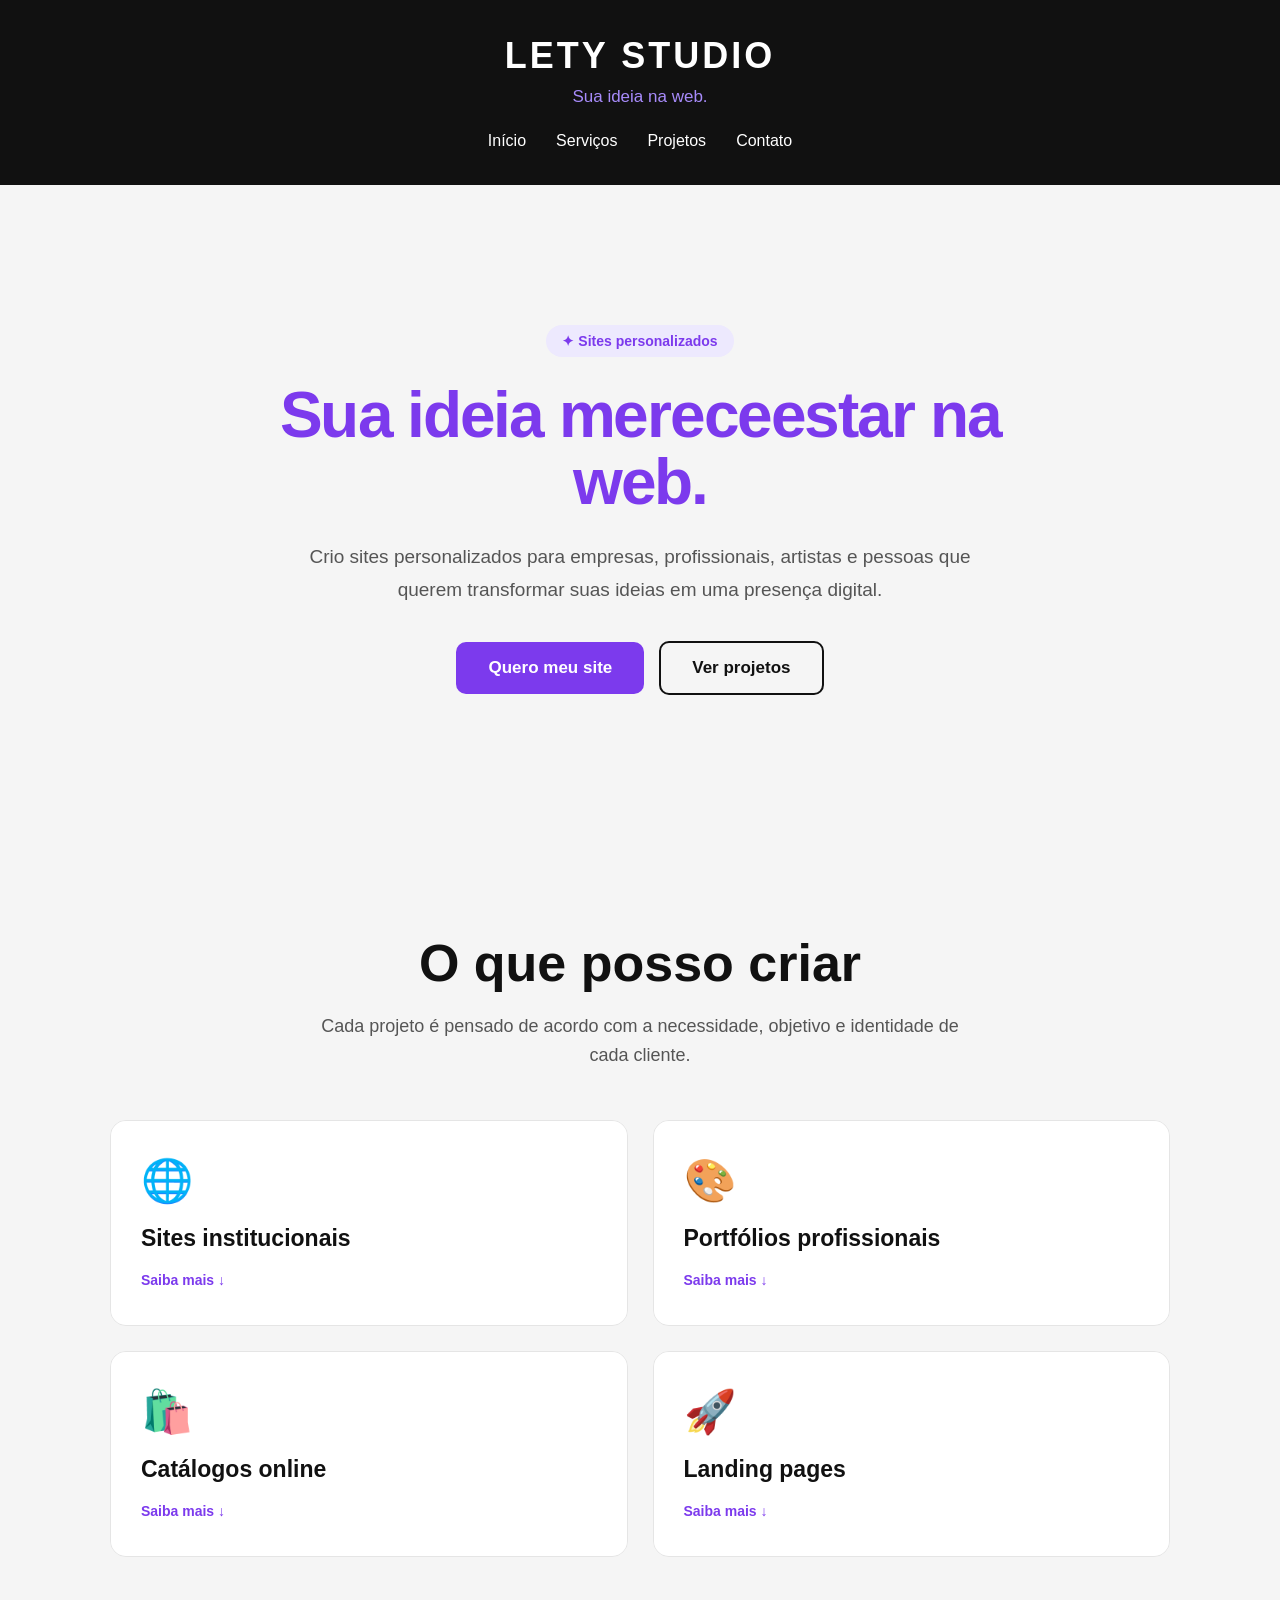
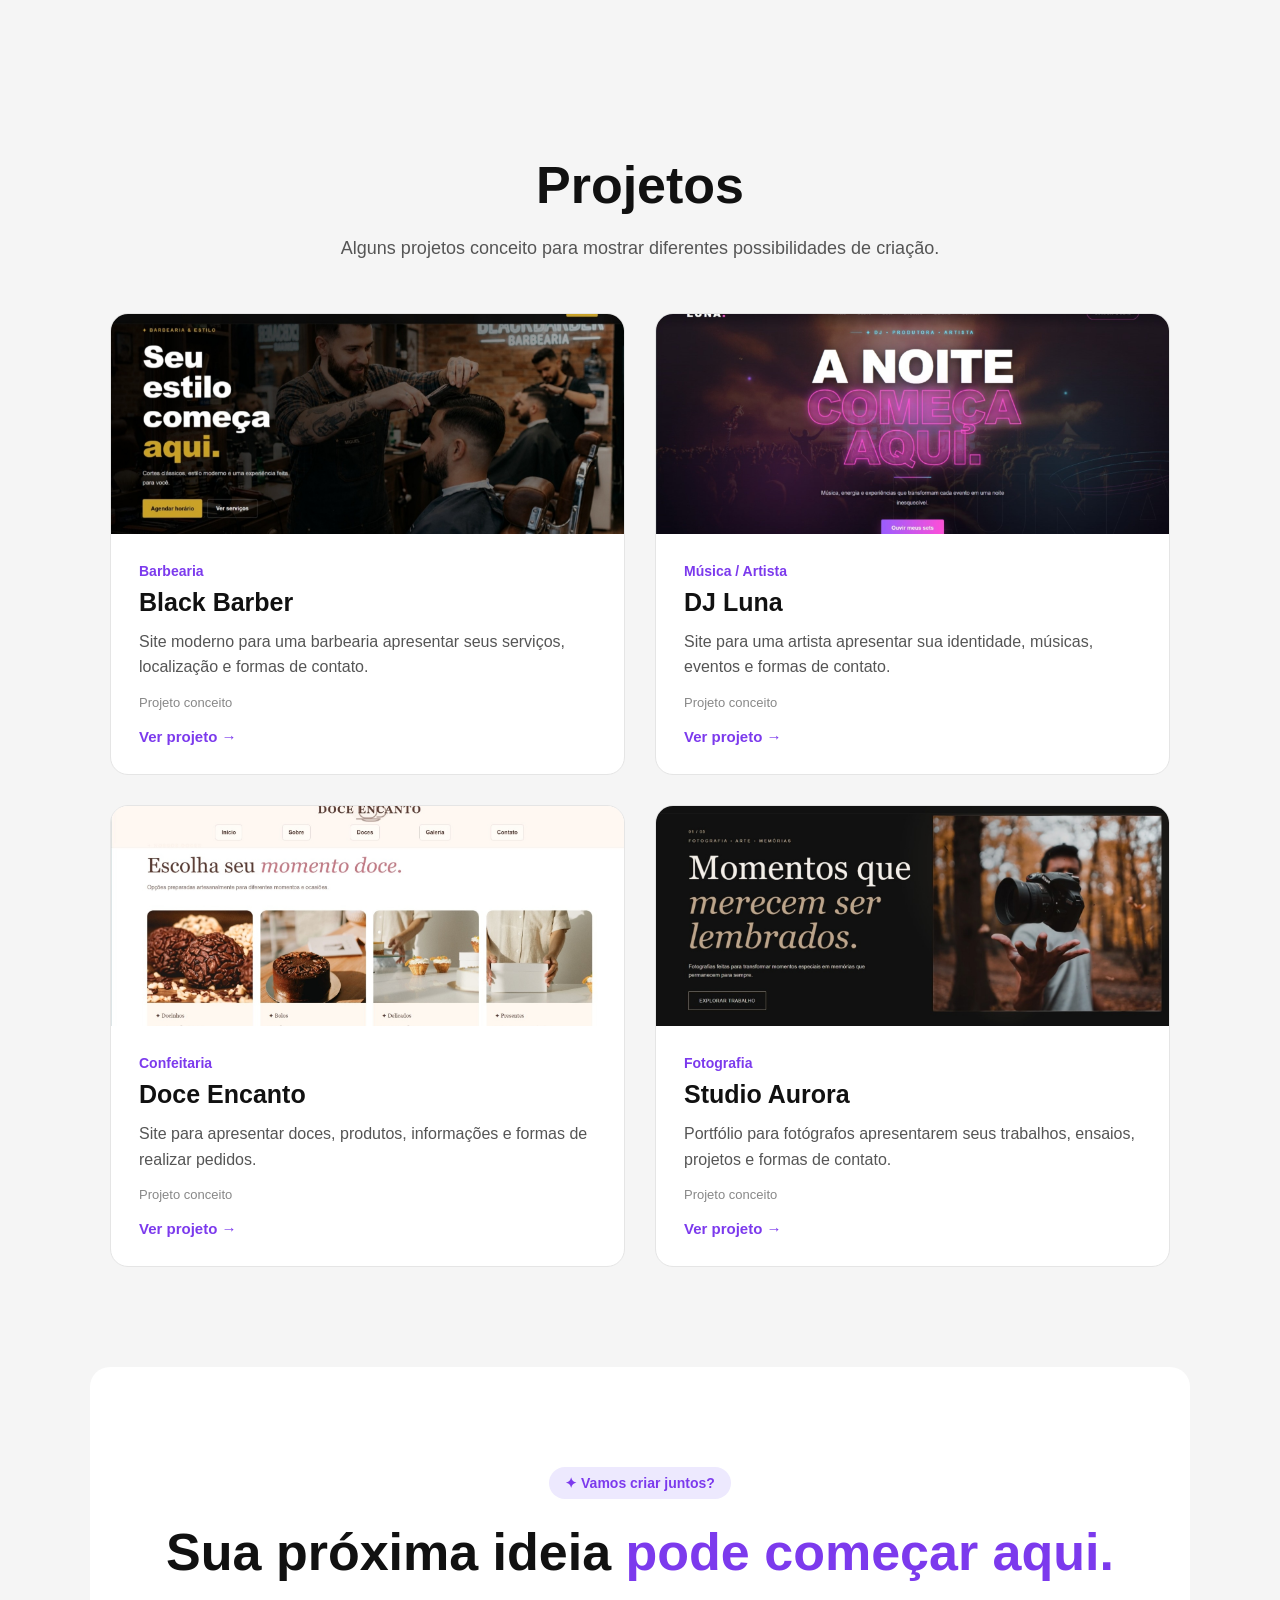
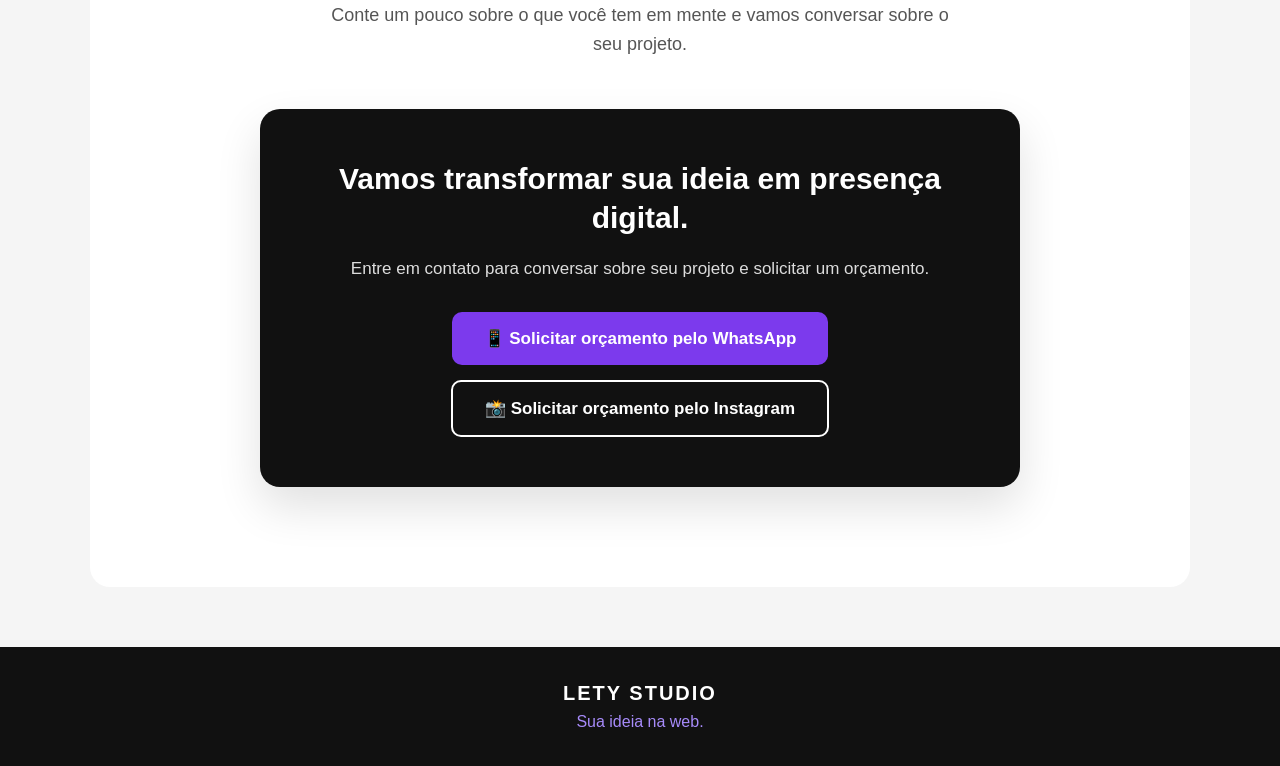
<file: index.html>
<!DOCTYPE html>

<html lang="pt-BR">

<head>

    <!-- Permite usar acentos e caracteres do português -->
    <meta charset="UTF-8">

    <!-- Faz o site se adaptar ao celular -->
    <meta name="viewport" content="width=device-width, initial-scale=1.0">

    <!-- Nome que aparece na aba do navegador -->
    <title>Lety Studio | Sua ideia na web.</title>

    <!-- Conecta o arquivo CSS -->
    <link rel="stylesheet" href="style.css">

</head>


<body>


    <!-- ============================= -->
    <!-- CABEÇALHO -->
    <!-- ============================= -->

    <header>

        <h1>LETY STUDIO</h1>

        <p>Sua ideia na web.</p>


        <!-- Menu principal -->

        <nav>

            <a href="#inicio">
                Início
            </a>

            <a href="#servicos">
                Serviços
            </a>

            <a href="#projetos">
                Projetos
            </a>

            <a href="#contato">
                Contato
            </a>

        </nav>

    </header>



    <!-- ============================= -->
    <!-- CONTEÚDO PRINCIPAL -->
    <!-- ============================= -->

    <main>


        <!-- ============================= -->
        <!-- HERO -->
        <!-- ============================= -->

        <section id="inicio" class="hero">


            <!-- Pequena etiqueta acima do título -->

            <span class="hero-destaque">

                ✦ Sites personalizados

            </span>


            <!-- ============================= -->
            <!-- TÍTULO COM TEXT REVEAL -->
            <!-- ============================= -->

            <!--
                A classe "titulo-reveal" permite que
                o JavaScript anime cada letra
                individualmente.

                A linha "linha-reveal" será usada
                como elemento decorativo da animação.
            -->

            <h2 class="titulo-reveal">

                Sua ideia merece

                <span>
                    estar na web.
                </span>

                <span class="linha-reveal"></span>

            </h2>



            <!-- Texto principal -->

            <p>

                Crio sites personalizados para empresas,
                profissionais, artistas e pessoas que
                querem transformar suas ideias em uma
                presença digital.

            </p>



            <!-- Botões principais -->

            <div class="hero-botoes">


                <!--
                    Esse botão é controlado pelo JavaScript
                    e leva a pessoa até o contato.
                -->

                <button id="botao-inicio">

                    Quero meu site

                </button>



                <!-- Link para os projetos -->

                <a
                    href="#projetos"
                    class="botao-projetos"
                >

                    Ver projetos

                </a>


            </div>

        </section>



        <!-- ============================= -->
        <!-- SERVIÇOS -->
        <!-- ============================= -->

        <section id="servicos">


            <h2>
                O que posso criar
            </h2>


            <p class="texto-secao">

                Cada projeto é pensado de acordo com
                a necessidade, objetivo e identidade
                de cada cliente.

            </p>



            <div class="servicos-container">


                <!-- ============================= -->
                <!-- SERVIÇO 1 -->
                <!-- ============================= -->

                <div class="servico-card">


                    <!-- Área clicável do serviço -->

                    <button class="servico-botao">


                        <span class="servico-icone">

                            🌐

                        </span>


                        <h3>

                            Sites institucionais

                        </h3>


                        <span class="servico-indicador">

                            Saiba mais ↓

                        </span>


                    </button>



                    <!-- Detalhes escondidos -->

                    <div class="servico-detalhes">


                        <p>

                            Sites para empresas, negócios
                            e profissionais apresentarem
                            sua marca, serviços, informações
                            e formas de contato.

                        </p>


                        <p>

                            Ideal para quem quer ter um
                            espaço profissional na internet
                            para apresentar seu negócio e
                            facilitar o contato com clientes.

                        </p>


                        <button
                            class="servico-cta"
                            data-servico="Site institucional"
                        >

                            Quero esse tipo de site

                        </button>


                    </div>

                </div>



                <!-- ============================= -->
                <!-- SERVIÇO 2 -->
                <!-- ============================= -->

                <div class="servico-card">


                    <button class="servico-botao">


                        <span class="servico-icone">

                            🎨

                        </span>


                        <h3>

                            Portfólios profissionais

                        </h3>


                        <span class="servico-indicador">

                            Saiba mais ↓

                        </span>


                    </button>



                    <div class="servico-detalhes">


                        <p>

                            Sites para profissionais,
                            artistas e criadores apresentarem
                            seus trabalhos, projetos,
                            experiências e habilidades.

                        </p>


                        <p>

                            Pode ser usado por fotógrafos,
                            designers, artistas, criadores
                            de conteúdo e diversos
                            profissionais que precisam
                            mostrar seu trabalho.

                        </p>


                        <button
                            class="servico-cta"
                            data-servico="Portfólio profissional"
                        >

                            Quero esse tipo de site

                        </button>


                    </div>

                </div>



                <!-- ============================= -->
                <!-- SERVIÇO 3 -->
                <!-- ============================= -->

                <div class="servico-card">


                    <button class="servico-botao">


                        <span class="servico-icone">

                            🛍️

                        </span>


                        <h3>

                            Catálogos online

                        </h3>


                        <span class="servico-indicador">

                            Saiba mais ↓

                        </span>


                    </button>



                    <div class="servico-detalhes">


                        <p>

                            Sites para apresentar produtos
                            ou serviços de forma organizada,
                            com informações, imagens e
                            formas de contato ou pedido.

                        </p>


                        <p>

                            Uma opção para quem quer mostrar
                            seus produtos de maneira mais
                            profissional e facilitar que o
                            cliente conheça as opções
                            disponíveis.

                        </p>


                        <button
                            class="servico-cta"
                            data-servico="Catálogo online"
                        >

                            Quero esse tipo de site

                        </button>


                    </div>

                </div>



                <!-- ============================= -->
                <!-- SERVIÇO 4 -->
                <!-- ============================= -->

                <div class="servico-card">


                    <button class="servico-botao">


                        <span class="servico-icone">

                            🚀

                        </span>


                        <h3>

                            Landing pages

                        </h3>


                        <span class="servico-indicador">

                            Saiba mais ↓

                        </span>


                    </button>



                    <div class="servico-detalhes">


                        <p>

                            Páginas criadas para divulgar
                            um produto, serviço, evento,
                            projeto ou campanha e incentivar
                            o visitante a realizar uma ação.

                        </p>


                        <p>

                            É uma opção interessante para
                            campanhas, lançamentos,
                            divulgação de serviços ou
                            produtos específicos.

                        </p>


                        <button
                            class="servico-cta"
                            data-servico="Landing page"
                        >

                            Quero esse tipo de site

                        </button>


                    </div>

                </div>


            </div>

        </section>



        <!-- ============================= -->
        <!-- PROJETOS -->
        <!-- ============================= -->

        <section id="projetos">


            <h2>
                Projetos
            </h2>


            <p class="texto-secao">

                Alguns projetos conceito para mostrar
                diferentes possibilidades de criação.

            </p>



            <div class="projetos-container">


                <!-- ============================= -->
                <!-- BLACK BARBER -->
                <!-- ============================= -->

                <div class="projeto-card">


                    <div class="projeto-imagem">

                        <img
                            src="imagens/capa-black-barber.jpeg"
                            alt="Prévia do projeto Black Barber"
                        >

                    </div>



                    <div class="projeto-conteudo">


                        <span class="projeto-nicho">

                            Barbearia

                        </span>


                        <h3>

                            Black Barber

                        </h3>


                        <p>

                            Site moderno para uma barbearia
                            apresentar seus serviços,
                            localização e formas de contato.

                        </p>


                        <small>

                            Projeto conceito

                        </small>


                        <!-- Abre o site completo do Black Barber -->

                        <a
                            href="black-barber/index.html"
                            class="projeto-link"
                        >

                            Ver projeto →

                        </a>


                    </div>

                </div>



                <!-- ============================= -->
                <!-- DJ LUNA -->
                <!-- ============================= -->

                <div class="projeto-card">


                    <div class="projeto-imagem">

                        <img
                            src="imagens/capa-dj-luna.jpeg"
                            alt="Prévia do projeto DJ Luna"
                        >

                    </div>



                    <div class="projeto-conteudo">


                        <span class="projeto-nicho">

                            Música / Artista

                        </span>


                        <h3>

                            DJ Luna

                        </h3>


                        <p>

                            Site para uma artista apresentar
                            sua identidade, músicas, eventos
                            e formas de contato.

                        </p>


                        <small>

                            Projeto conceito

                        </small>


                        <!-- Abre o site completo do DJ Luna -->

                        <a
                            href="dj-luna/index.html"
                            class="projeto-link"
                        >

                            Ver projeto →

                        </a>


                    </div>

                </div>



                <!-- ============================= -->
                <!-- DOCE ENCANTO -->
                <!-- ============================= -->

                <div class="projeto-card">


                    <div class="projeto-imagem">

                        <img
                            src="imagens/capa-doce-encanto.jpeg"
                            alt="Prévia do projeto Doce Encanto"
                        >

                    </div>



                    <div class="projeto-conteudo">


                        <span class="projeto-nicho">

                            Confeitaria

                        </span>


                        <h3>

                            Doce Encanto

                        </h3>


                        <p>

                            Site para apresentar doces,
                            produtos, informações e formas
                            de realizar pedidos.

                        </p>


                        <small>

                            Projeto conceito

                        </small>


                        <!-- Abre o site completo do Doce Encanto -->

                        <a
                            href="doce-encanto/index.html"
                            class="projeto-link"
                        >

                            Ver projeto →

                        </a>


                    </div>

                </div>



                <!-- ============================= -->
                <!-- STUDIO AURORA -->
                <!-- ============================= -->

                <div class="projeto-card">


                    <div class="projeto-imagem">

                        <img
                            src="imagens/capa-studio-aurora.jpeg"
                            alt="Prévia do projeto Studio Aurora"
                        >

                    </div>



                    <div class="projeto-conteudo">


                        <span class="projeto-nicho">

                            Fotografia

                        </span>


                        <h3>

                            Studio Aurora

                        </h3>


                        <p>

                            Portfólio para fotógrafos
                            apresentarem seus trabalhos,
                            ensaios, projetos e formas
                            de contato.

                        </p>


                        <small>

                            Projeto conceito

                        </small>


                        <!-- Abre o site completo do Studio Aurora -->

                        <a
                            href="studio-aurora/index.html"
                            class="projeto-link"
                        >

                            Ver projeto →

                        </a>


                    </div>

                </div>


            </div>

        </section>



        <!-- ============================= -->
        <!-- CONTATO -->
        <!-- ============================= -->

        <section id="contato">


            <span class="contato-destaque">

                ✦ Vamos criar juntos?

            </span>



            <h2>

                Sua próxima ideia

                <span>
                    pode começar aqui.
                </span>

            </h2>



            <p class="texto-secao">

                Conte um pouco sobre o que você tem
                em mente e vamos conversar sobre
                o seu projeto.

            </p>



            <div class="contato-container">


                <h3>

                    Vamos transformar sua ideia
                    em presença digital.

                </h3>



                <p>

                    Entre em contato para conversar
                    sobre seu projeto e solicitar
                    um orçamento.

                </p>



                <div class="botoes-contato">


                    <!-- Botão WhatsApp -->

                    <button
                        id="botao-whatsapp"
                        class="botao-contato"
                    >

                        📱 Solicitar orçamento pelo WhatsApp

                    </button>



                    <!-- Botão Instagram -->

                    <button
                        id="botao-instagram"
                        class="botao-contato"
                    >

                        📸 Solicitar orçamento pelo Instagram

                    </button>


                </div>

            </div>

        </section>


    </main>



    <!-- ============================= -->
    <!-- RODAPÉ -->
    <!-- ============================= -->

    <footer>


        <p>

            LETY STUDIO

        </p>


        <span>

            Sua ideia na web.

        </span>


    </footer>



    <!-- ============================= -->
    <!-- JAVASCRIPT -->
    <!-- ============================= -->

    <!-- Conecta o arquivo JavaScript -->

    <script src="script.js"></script>


</body>

</html>
</file>
<file: style.css>
/* ============================= */
/* CONFIGURAÇÃO GERAL */
/* ============================= */

* {
    margin: 0;
    padding: 0;
    box-sizing: border-box;
}


/* ============================= */
/* ROLAGEM SUAVE */
/* ============================= */

html {
    scroll-behavior: smooth;
}


/* ============================= */
/* PÁGINA */
/* ============================= */

body {
    font-family: Arial, sans-serif;
    background-color: #F5F5F5;
    color: #111111;
}


/* ============================= */
/* CABEÇALHO */
/* ============================= */

header {
    padding: 35px 20px;
    text-align: center;
    background-color: #111111;
    color: #FFFFFF;
}

header h1 {
    font-size: 36px;
    letter-spacing: 3px;
    font-weight: bold;
}

header p {
    margin-top: 10px;
    font-size: 17px;
    color: #A78BFA;
}


/* ============================= */
/* MENU */
/* ============================= */

nav {
    display: flex;
    justify-content: center;
    gap: 30px;
    margin-top: 25px;
}

nav a {
    text-decoration: none;
    color: #FFFFFF;
    font-size: 16px;
    transition: 0.3s;
}

nav a:hover {
    color: #A78BFA;
}


/* ============================= */
/* SEÇÕES */
/* ============================= */

main section {
    padding: 100px 20px;
    text-align: center;
    max-width: 1100px;
    margin: 0 auto;
}

main h2 {
    font-size: 52px;
    line-height: 1.1;
    font-weight: bold;
}

.texto-secao {
    margin: 20px auto 0;
    font-size: 18px;
    line-height: 1.6;
    max-width: 650px;
    color: #555555;
}


/* ============================= */
/* HERO */
/* ============================= */

.hero {
    min-height: 650px;
    display: flex;
    flex-direction: column;
    justify-content: center;
    align-items: center;
    position: relative;
    overflow: hidden;
}

.hero-destaque {
    display: inline-block;
    padding: 8px 16px;
    border-radius: 30px;
    background-color: #EDE9FE;
    color: #7C3AED;
    font-size: 14px;
    font-weight: bold;
    margin-bottom: 25px;
}

.hero h2 {
    max-width: 850px;
    font-size: 64px;
    line-height: 1.05;
    letter-spacing: -2px;
}

.hero h2 span {
    color: #7C3AED;
}

.hero > p {
    max-width: 700px;
    margin-top: 25px;
    font-size: 19px;
    line-height: 1.7;
    color: #555555;
}

.hero-botoes {
    display: flex;
    justify-content: center;
    align-items: center;
    gap: 15px;
    margin-top: 35px;
}


/* ============================= */
/* TEXTO REVEAL */
/* ============================= */

.titulo-reveal {
    position: relative;
    overflow: visible;
}

.titulo-reveal .palavra-reveal {
    display: inline-block;
    white-space: nowrap;
    color: #111111;
}

.titulo-reveal .letra-reveal {
    display: inline-block;
    opacity: 0;
    transform:
        translate3d(35px, 18px, 0)
        rotate(8deg);
    transform-origin: center bottom;

    animation:
        letraEntrando
        1.15s
        cubic-bezier(0.16, 1, 0.3, 1)
        forwards;

    animation-delay: var(--atraso-letra);
}

.titulo-reveal .palavra-reveal[style*="#7C3AED"] {
    color: #7C3AED;
}


/* ============================= */
/* ANIMAÇÃO DAS LETRAS */
/* ============================= */

@keyframes letraEntrando {

    0% {
        opacity: 0;

        transform:
            translate3d(35px, 18px, 0)
            rotate(8deg);
    }

    55% {
        opacity: 1;

        transform:
            translate3d(-3px, -2px, 0)
            rotate(-1.5deg);
    }

    100% {
        opacity: 1;

        transform:
            translate3d(0, 0, 0)
            rotate(0deg);
    }
}


/* ============================= */
/* LINHA DECORATIVA */
/* ============================= */

.titulo-reveal .linha-reveal {
    display: none;
}


/* ============================= */
/* EFEITO DE ROLAGEM */
/* ============================= */

/*
   Os elementos começam um pouco
   mais para baixo e transparentes.
*/
.efeito-rolagem {
    opacity: 0;

    transform: translateY(45px);

    /*
       Entrada mais suave e demorada.
       O cubic-bezier deixa o movimento
       começar e terminar de forma mais natural.
    */
    transition:
        opacity 1.3s cubic-bezier(0.16, 1, 0.3, 1),
        transform 1.3s cubic-bezier(0.16, 1, 0.3, 1);
}


/*
   Quando o elemento entra na tela,
   ele volta suavemente para sua posição.
*/
.efeito-rolagem.apareceu {
    opacity: 1;
    transform: translateY(0);
}


/* ============================= */
/* BOTÕES */
/* ============================= */

button {
    padding: 16px 32px;
    border: none;
    border-radius: 10px;
    background-color: #7C3AED;
    color: #FFFFFF;
    font-size: 17px;
    font-weight: bold;
    cursor: pointer;
    transition: 0.3s;
}

button:hover {
    background-color: #8B5CF6;
    transform: translateY(-2px);
}

.botao-projetos {
    padding: 15px 31px;
    border: 2px solid #111111;
    border-radius: 10px;
    color: #111111;
    background-color: transparent;
    text-decoration: none;
    font-size: 17px;
    font-weight: bold;
    transition: 0.3s;
}

.botao-projetos:hover {
    background-color: #111111;
    color: #FFFFFF;
}


/* ============================= */
/* SERVIÇOS */
/* ============================= */

.servicos-container {
    display: grid;
    grid-template-columns: repeat(2, 1fr);
    gap: 25px;
    margin-top: 50px;
}

.servico-card {
    background-color: #FFFFFF;
    padding: 0;
    border-radius: 16px;
    border: 1px solid #E5E5E5;
    transition: 0.3s;
    overflow: hidden;
    text-align: left;
}

.servico-card:hover {
    transform: translateY(-5px);
    border-color: #0a1ad2;
}


/* ============================= */
/* BOTÃO DO SERVIÇO */
/* ============================= */

.servico-botao {
    width: 100%;
    padding: 35px 30px;
    background-color: #FFFFFF;
    color: #111111;
    border-radius: 0;
    text-align: left;
}

.servico-botao:hover {
    background-color: #FFFFFF;
    color: #111111;
    transform: none;
}

.servico-icone {
    display: block;
    font-size: 42px;
    margin-bottom: 20px;
}

.servico-botao h3 {
    font-size: 23px;
    margin-bottom: 15px;
}

.servico-indicador {
    display: inline-block;
    color: #7C3AED;
    font-size: 14px;
    font-weight: bold;
    margin-top: 5px;
}


/* ============================= */
/* DETALHES DOS SERVIÇOS */
/* ============================= */

.servico-detalhes {
    display: none;
    padding: 0 30px 30px;
}

.servico-card.aberto .servico-detalhes {
    display: block;
}

.servico-detalhes p {
    font-size: 16px;
    line-height: 1.6;
    color: #555555;
    margin-bottom: 15px;
}

.servico-cta {
    margin-top: 5px;
    padding: 12px 20px;
    font-size: 14px;
}

.servico-card.aberto .servico-indicador {
    font-size: 0;
}

.servico-card.aberto .servico-indicador::after {
    content: "Fechar ↑";
    font-size: 14px;
}


/* ============================= */
/* PROJETOS */
/* ============================= */

.projetos-container {
    display: grid;
    grid-template-columns: repeat(2, 1fr);
    gap: 30px;
    margin-top: 50px;
}

.projeto-card {
    background-color: #FFFFFF;
    border-radius: 18px;
    overflow: hidden;
    border: 1px solid #E5E5E5;
    transition: 0.3s;
    text-align: left;
}

.projeto-card:hover {
    transform: translateY(-7px);
    border-color: #A78BFA;
    box-shadow: 0 15px 35px rgba(124, 58, 237, 0.12);
}


/* ============================= */
/* IMAGEM DOS PROJETOS */
/* ============================= */

.projeto-imagem {
    width: 100%;
    height: 220px;
    overflow: hidden;
    background-color: #EEEEEE;
}

.projeto-imagem img {
    width: 100%;
    height: 100%;
    display: block;
    object-fit: cover;
    object-position: center;
    transition: 0.4s;
}

.projeto-card:hover .projeto-imagem img {
    transform: scale(1.03);
}


/* ============================= */
/* CONTEÚDO DOS PROJETOS */
/* ============================= */

.projeto-conteudo {
    padding: 28px;
}

.projeto-nicho {
    color: #7C3AED;
    font-weight: bold;
    font-size: 14px;
}

.projeto-conteudo h3 {
    font-size: 25px;
    margin-top: 8px;
    margin-bottom: 12px;
}

.projeto-conteudo p {
    font-size: 16px;
    line-height: 1.6;
    color: #555555;
    margin-bottom: 15px;
}

.projeto-conteudo small {
    display: block;
    font-size: 13px;
    color: #888888;
    margin-bottom: 18px;
}

.projeto-link {
    display: inline-block;
    color: #7C3AED;
    font-size: 15px;
    font-weight: bold;
    text-decoration: none;
    transition: 0.3s;
}

.projeto-link:hover {
    color: #5B21B6;
    transform: translateX(4px);
}


/* ============================= */
/* CONTATO */
/* ============================= */

#contato {
    background-color: #FFFFFF;
    border-radius: 20px;
    margin-bottom: 60px;
    overflow: hidden;
}

.contato-destaque {
    display: inline-block;
    padding: 8px 16px;
    border-radius: 30px;
    background-color: #EDE9FE;
    color: #7C3AED;
    font-size: 14px;
    font-weight: bold;
    margin-bottom: 25px;
}

#contato h2 span {
    color: #7C3AED;
}

.contato-container {
    max-width: 760px;
    margin: 50px auto 0;
    padding: 50px 40px;
    background-color: #111111;
    border-radius: 20px;
    color: #FFFFFF;
    box-shadow: 0 20px 45px rgba(0, 0, 0, 0.12);
}

.contato-container h3 {
    font-size: 30px;
    line-height: 1.3;
}

.contato-container p {
    margin-top: 18px;
    font-size: 17px;
    line-height: 1.6;
    color: #DDDDDD;
}

.botoes-contato {
    display: flex;
    justify-content: center;
    gap: 15px;
    flex-wrap: wrap;
    margin-top: 30px;
}

.botao-contato {
    margin-top: 0;
    transition: 0.3s;
}

#botao-whatsapp {
    background-color: #7C3AED;
}

#botao-instagram {
    background-color: transparent;
    border: 2px solid #FFFFFF;
}

#botao-instagram:hover {
    background-color: #FFFFFF;
    color: #111111;
}


/* ============================= */
/* RODAPÉ */
/* ============================= */

footer {
    background-color: #111111;
    color: #FFFFFF;
    text-align: center;
    padding: 35px 20px;
}

footer p {
    font-size: 20px;
    font-weight: bold;
    letter-spacing: 2px;
}

footer span {
    display: block;
    margin-top: 8px;
    color: #A78BFA;
}


/* ============================= */
/* CELULARES */
/* ============================= */

@media (max-width: 600px) {

    header h1 {
        font-size: 28px;
    }

    header p {
        font-size: 15px;
    }

    nav {
        flex-wrap: wrap;
        gap: 15px;
        margin-top: 20px;
    }

    nav a {
        font-size: 15px;
    }

    main h2 {
        font-size: 38px;
    }

    .hero {
        min-height: 600px;
        padding-top: 70px;
        padding-bottom: 70px;
    }

    .hero h2 {
        font-size: 43px;
        letter-spacing: -1px;
    }

    .hero > p {
        font-size: 17px;
    }

    .hero-botoes {
        flex-direction: column;
        width: 100%;
    }

    .hero-botoes button,
    .botao-projetos {
        width: 100%;
        max-width: 300px;
        text-align: center;
    }

    main section {
        padding: 70px 20px;
    }

    .servicos-container {
        grid-template-columns: 1fr;
    }

    .servico-botao {
        padding: 28px 22px;
    }

    .servico-detalhes {
        padding: 0 22px 25px;
    }

    .projetos-container {
        grid-template-columns: 1fr;
    }

    .projeto-imagem {
        height: 160px;
    }

    .projeto-conteudo {
        padding: 22px;
    }

    .contato-container {
        padding: 35px 20px;
    }

    .contato-container h3 {
        font-size: 23px;
    }

    .contato-container p {
        font-size: 16px;
    }

    .botoes-contato {
        flex-direction: column;
        align-items: center;
    }

    .botao-contato {
        width: 100%;
        max-width: 320px;
    }


    /* ============================= */
    /* AJUSTE DO TEXTO REVEAL */
    /* ============================= */

    .titulo-reveal .letra-reveal {
        transform:
            translate3d(20px, 12px, 0)
            rotate(6deg);
    }

    .titulo-reveal .palavra-reveal {
        white-space: nowrap;
    }

    .titulo-reveal .linha-reveal {
        display: none;
    }

}
</file>
